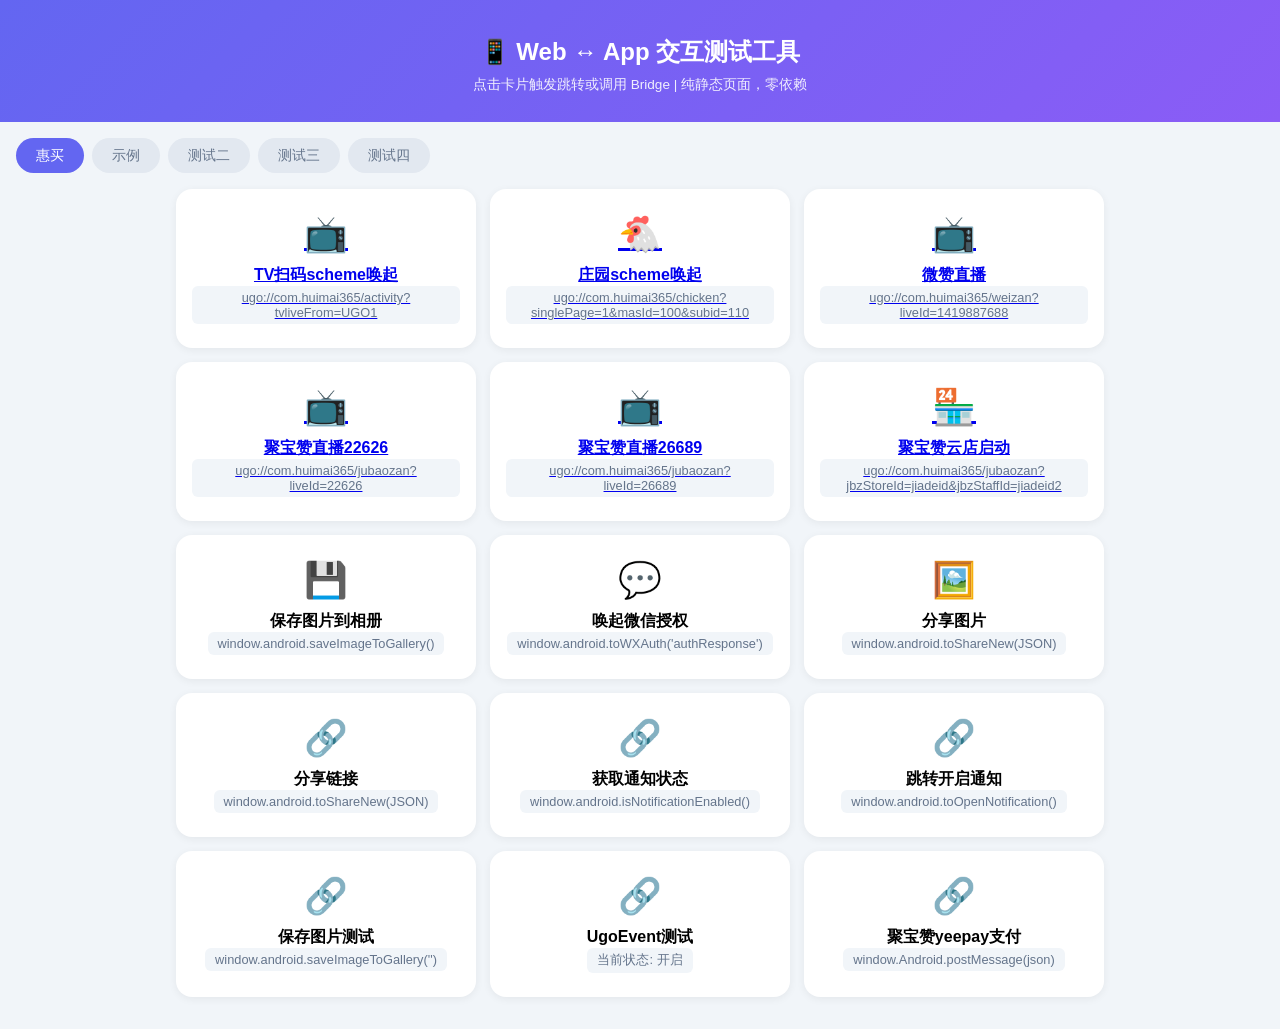
<file: index.html>
<!DOCTYPE html>
<html lang="zh-CN">

<head>
  <meta charset="UTF-8">
  <meta name="viewport" content="width=device-width, initial-scale=1.0, maximum-scale=1.0, user-scalable=no">
  <title>Web ↔ App 交互测试工具</title>
  <link rel="stylesheet" href="./styles.css">
  <script src="./toast.js"></script>
  <script src="./app.js"></script>
</head>

<body>
  <!-- Tab input -->
  <input type="radio" name="tab" id="tab-huimai" checked>
  <input type="radio" name="tab" id="tab-demo">
  <input type="radio" name="tab" id="tab-test2">
  <input type="radio" name="tab" id="tab-test3">
  <input type="radio" name="tab" id="tab-test4">

  <header class="app-header">
    <h1>📱 Web ↔ App 交互测试工具</h1>
    <p class="subtitle">点击卡片触发跳转或调用 Bridge | 纯静态页面，零依赖</p>
  </header>

  <!-- Tab 导航 -->
  <nav class="tab-nav">
    <label for="tab-huimai" class="tab-label">惠买</label>
    <label for="tab-demo" class="tab-label">示例</label>
    <label for="tab-test2" class="tab-label">测试二</label>
    <label for="tab-test3" class="tab-label">测试三</label>
    <label for="tab-test4" class="tab-label">测试四</label>
  </nav>

  <main class="container">

    <!-- ================= 模块：惠买 ================= -->
    <section id="panel-huimai" class="module-panel">
      <div class="test-grid">
        <a href="ugo://com.huimai365/activity?tvliveFrom=UGO1" class="test-card scheme-card">
          <span class="card-icon">📺</span>
          <div class="card-content">
            <h3 class="card-title">TV扫码scheme唤起</h3>
            <p class="card-desc">ugo://com.huimai365/activity?tvliveFrom=UGO1</p>
          </div>
        </a>
        <a href="ugo://com.huimai365/chicken?singlePage=1&masId=100&subid=110&url=https%3A%2F%2Fm.ugoshop.com%2Fact%2Fchicken%2Fmain%3Fa%3D1"
          class="test-card scheme-card">
          <span class="card-icon">🐔</span>
          <div class="card-content">
            <h3 class="card-title">庄园scheme唤起</h3>
            <p class="card-desc">ugo://com.huimai365/chicken?singlePage=1&masId=100&subid=110</p>
          </div>
        </a>

        <a href="ugo://com.huimai365/weizan?liveId=1419887688&masId=100&singlePage=1&subId=101&isShowRefresh=0"
          class="test-card scheme-card">
          <span class="card-icon">📺</span>
          <div class="card-content">
            <h3 class="card-title">微赞直播</h3>
            <p class="card-desc">ugo://com.huimai365/weizan?liveId=1419887688</p>
          </div>
        </a>

        <a href="ugo://com.huimai365/jubaozan?liveId=22626&masId=100&singlePage=1&subId=101&isShowRefresh=0"
          class="test-card scheme-card">
          <span class="card-icon">📺</span>
          <div class="card-content">
            <h3 class="card-title">聚宝赞直播22626</h3>
            <p class="card-desc">ugo://com.huimai365/jubaozan?liveId=22626</p>
          </div>
        </a>

        <a href="ugo://com.huimai365/jubaozan?liveId=26689&masId=100&singlePage=1&subId=101&isShowRefresh=0"
          class="test-card scheme-card">
          <span class="card-icon">📺</span>
          <div class="card-content">
            <h3 class="card-title">聚宝赞直播26689</h3>
            <p class="card-desc">ugo://com.huimai365/jubaozan?liveId=26689</p>
          </div>
        </a>

        <a href="ugo://com.huimai365/jubaozan?jbzStoreId=jiadeid&jbzStaffId=jiadeid2&storeAppKey=jiadekey"
          class="test-card scheme-card">
          <span class="card-icon">🏪</span>
          <div class="card-content">
            <h3 class="card-title">聚宝赞云店启动</h3>
            <p class="card-desc">ugo://com.huimai365/jubaozan?jbzStoreId=jiadeid&jbzStaffId=jiadeid2</p>
          </div>
        </a>

        <button onclick="saveImageToGallery()" class="test-card bridge-card">
          <span class="card-icon">💾</span>
          <div class="card-content">
            <h3 class="card-title">保存图片到相册</h3>
            <p class="card-desc">window.android.saveImageToGallery()</p>
          </div>
        </button>

        <button onclick="window.android.toWXAuth('authResponse')" class="test-card bridge-card">
          <span class="card-icon">💬</span>
          <div class="card-content">
            <h3 class="card-title">唤起微信授权</h3>
            <p class="card-desc">window.android.toWXAuth('authResponse')</p>
          </div>
        </button>

        <button onclick="shareImg()" class="test-card bridge-card">
          <span class="card-icon">🖼️</span>
          <div class="card-content">
            <h3 class="card-title">分享图片</h3>
            <p class="card-desc">window.android.toShareNew(JSON)</p>
          </div>
        </button>

        <button onclick="shareLink()" class="test-card bridge-card">
          <span class="card-icon">🔗</span>
          <div class="card-content">
            <h3 class="card-title">分享链接</h3>
            <p class="card-desc">window.android.toShareNew(JSON)</p>
          </div>
        </button>

        <button onclick="isNotificationEnabled()" class="test-card bridge-card">
          <span class="card-icon">🔗</span>
          <div class="card-content">
            <h3 class="card-title">获取通知状态</h3>
            <p class="card-desc">window.android.isNotificationEnabled()</p>
          </div>
        </button>

        <button onclick="toOpenNotification()" class="test-card bridge-card">
          <span class="card-icon">🔗</span>
          <div class="card-content">
            <h3 class="card-title">跳转开启通知</h3>
            <p class="card-desc">window.android.toOpenNotification()</p>
          </div>
        </button>

        <button onclick="saveImageToGallery()" class="test-card bridge-card">
          <span class="card-icon">🔗</span>
          <div class="card-content">
            <h3 class="card-title">保存图片测试</h3>
            <p class="card-desc">window.android.saveImageToGallery('')</p>
          </div>
        </button>

        <button onclick="switchUgoEvent()" class="test-card bridge-card">
          <span class="card-icon">🔗</span>
          <div class="card-content">
            <h3 class="card-title">UgoEvent测试</h3>
            <p class="card-desc" id="ugo-event-state">当前状态: 开启</p>
          </div>
        </button>

        <button onclick="jbzYeePay()" class="test-card bridge-card">
          <span class="card-icon">🔗</span>
          <div class="card-content">
            <h3 class="card-title">聚宝赞yeepay支付</h3>
            <p class="card-desc">window.Android.postMessage(json)</p>
          </div>
        </button>

      </div>
    </section>

    <!-- ================= 模块：示例 ================= -->
    <section id="panel-demo" class="module-panel">
      <div class="test-grid">
        <button onclick="Toast.show('当前时间 : ' + new Date().toLocaleString())" class="test-card bridge-card">
          <span class="card-icon">🔗</span>
          <div class="card-content">
            <h3 class="card-title">Toast 测试</h3>
            <p class="card-desc">使用网页 toast.js 提示内容</p>
          </div>
        </button>


        <a href="myapp://settings?token=abc123&lang=zh-CN" class="test-card scheme-card">
          <span class="card-icon">⚙️</span>
          <div class="card-content">
            <h3 class="card-title">唤起设置页 (带 Token)</h3>
            <p class="card-desc">myapp://settings?token=abc123&lang=zh-CN</p>
          </div>
        </a>
        <a href="myapp://home?ref=web&source=test_tool" class="test-card scheme-card">
          <span class="card-icon">🌐</span>
          <div class="card-content">
            <h3 class="card-title">打开 App 首页</h3>
            <p class="card-desc">myapp://home?ref=web&source=test_tool</p>
          </div>
        </a>

        <a href="myapp://user/profile?id=10086" class="test-card scheme-card">
          <span class="card-icon">👤</span>
          <div class="card-content">
            <h3 class="card-title">打开用户中心</h3>
            <p class="card-desc">myapp://user/profile?id=10086</p>
          </div>
        </a>

        <button onclick="window.android.showToast('Hello World!')" class="test-card bridge-card">
          <span class="card-icon">💬</span>
          <div class="card-content">
            <h3 class="card-title">显示 Toast 提示</h3>
            <p class="card-desc">window.android.showToast('Hello World!')</p>
          </div>
        </button>

        <button onclick="window.android.closePage()" class="test-card bridge-card">
          <span class="card-icon">🚪</span>
          <div class="card-content">
            <h3 class="card-title">关闭当前 WebView 页面</h3>
            <p class="card-desc">window.android.closePage()</p>
          </div>
        </button>

        <button onclick="getDeviceInfo()" class="test-card bridge-card">
          <span class="card-icon">📱</span>
          <div class="card-content">
            <h3 class="card-title">获取设备信息</h3>
            <p class="card-desc">window.android.getDeviceInfo()</p>
          </div>
        </button>
      </div>
    </section>

    <!-- ================= 模块：测试二 ================= -->
    <section id="panel-test2" class="module-panel">
      <div class="test-grid">
        <button onclick="window.android.showToast('测试二')" class="test-card bridge-card">
          <span class="card-icon">🧪</span>
          <div class="card-content">
            <h3 class="card-title">测试二按钮</h3>
            <p class="card-desc">window.android.showToast()</p>
          </div>
        </button>
      </div>
    </section>

    <!-- ================= 模块：测试三 ================= -->
    <section id="panel-test3" class="module-panel">
      <div class="test-grid">
        <a href="myapp://deep?link=test3" class="test-card scheme-card">
          <span class="card-icon">🔗</span>
          <div class="card-content">
            <h3 class="card-title">测试三跳转</h3>
            <p class="card-desc">myapp://deep?link=test3</p>
          </div>
        </a>
      </div>
    </section>

    <!-- ================= 模块：测试四 ================= -->
    <section id="panel-test4" class="module-panel">
      <div class="test-grid">
        <button onclick="window.android.closePage()" class="test-card bridge-card">
          <span class="card-icon">✖️</span>
          <div class="card-content">
            <h3 class="card-title">测试四关闭</h3>
            <p class="card-desc">window.android.closePage()</p>
          </div>
        </button>
      </div>
    </section>

  </main>
</body>

</html>
</file>
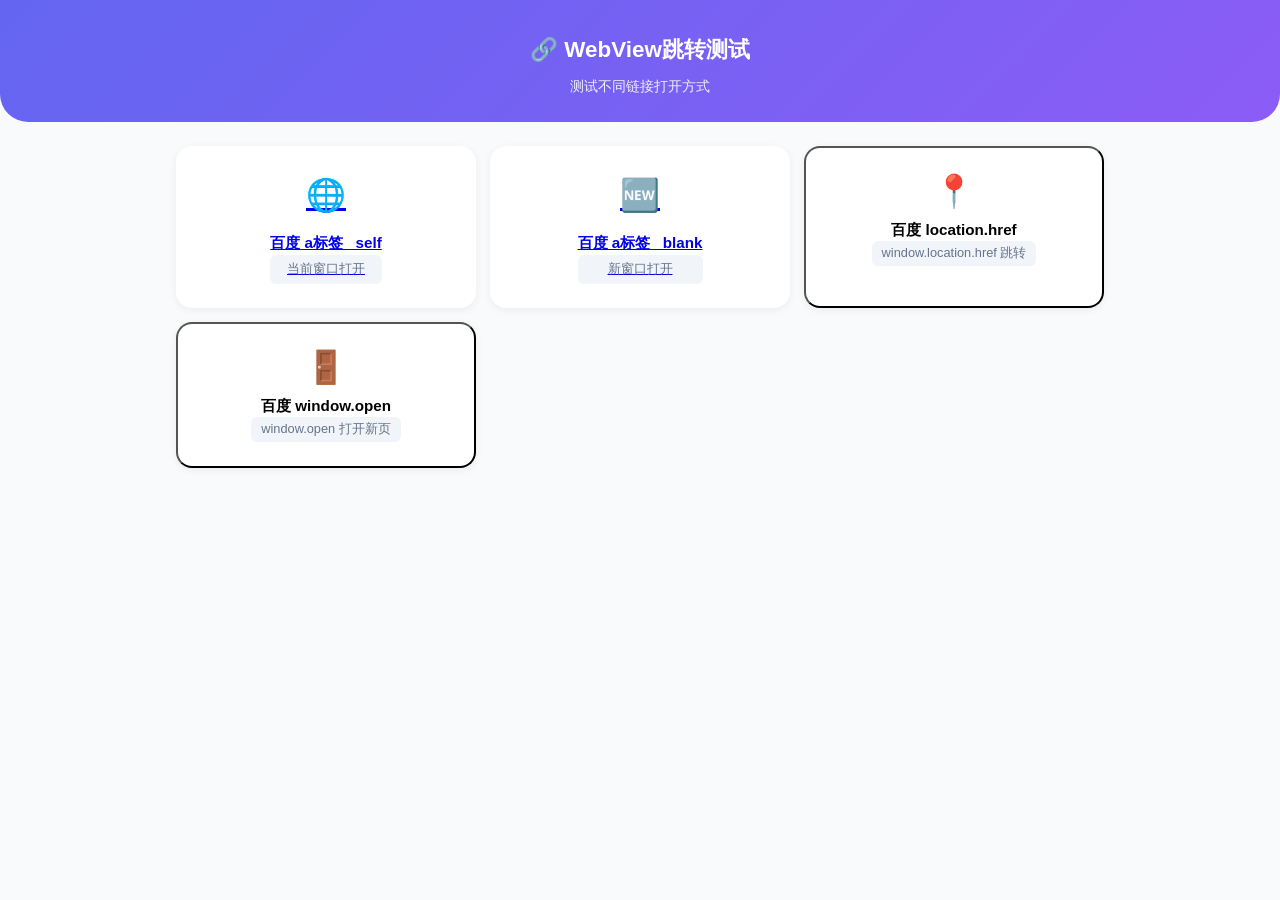
<file: testJump.html>
<!DOCTYPE html>
<html lang="zh-CN">
<head>
    <meta charset="UTF-8">
    <meta name="viewport" content="width=device-width, initial-scale=1.0, maximum-scale=1.0, user-scalable=no">
    <title>WebView跳转测试</title>
    <style>
        :root {
            --primary: #6366f1;
            --bg: #f8fafc;
            --card-bg: #ffffff;
            --text: #0f172a;
            --text-sub: #64748b;
        }

        * { box-sizing: border-box; margin: 0; padding: 0; }

        body {
            font-family: -apple-system, BlinkMacSystemFont, "Segoe UI", Roboto, sans-serif;
            background: var(--bg);
            color: var(--text);
            line-height: 1.6;
        }

        .header {
            text-align: center;
            padding: 32px 16px 24px;
            background: linear-gradient(135deg, #6366f1, #8b5cf6);
            color: white;
            border-radius: 0 0 28px 28px;
        }

        .header h1 { font-size: 1.4rem; margin-bottom: 8px; }
        .subtitle { font-size: 0.85rem; opacity: 0.9; }

        .container { padding: 0 16px 32px; max-width: 960px; margin: 0 auto; }

        .test-grid {
            display: grid;
            grid-template-columns: repeat(auto-fill, minmax(280px, 1fr));
            gap: 14px;
            margin-top: 24px;
        }

        .test-card {
            background: var(--card-bg);
            padding: 24px 16px;
            border-radius: 16px;
            box-shadow: 0 2px 8px rgba(0,0,0,0.06);
            cursor: pointer;
            transition: transform 0.2s, box-shadow 0.2s;
            display: flex;
            flex-direction: column;
            align-items: center;
            text-align: center;
            gap: 10px;
        }

        .test-card:hover { transform: translateY(-3px); box-shadow: 0 6px 20px rgba(99,102,241,0.15); }
        .test-card:active { transform: scale(0.97); }

        .card-icon { font-size: 2rem; }
        .card-title { font-weight: 600; font-size: 0.95rem; }
        .card-desc {
            font-size: 0.8rem;
            color: var(--text-sub);
            background: #f1f5f9;
            padding: 4px 10px;
            border-radius: 6px;
        }

        @media (max-width: 600px) {
            .test-grid { grid-template-columns: 1fr; }
        }
    </style>
</head>

<body>
    <div class="header">
        <h1>🔗 WebView跳转测试</h1>
        <p class="subtitle">测试不同链接打开方式</p>
    </div>

    <main class="container">
        <div class="test-grid">
            <!-- 百度 a标签_self -->
            <a href="https://www.baidu.com" target="_self" class="test-card">
                <span class="card-icon">🌐</span>
                <div class="card-content">
                    <h3 class="card-title">百度 a标签 _self</h3>
                    <p class="card-desc">当前窗口打开</p>
                </div>
            </a>

            <!-- 百度 a标签_blank -->
            <a href="https://www.baidu.com" target="_blank" rel="noopener noreferrer" class="test-card">
                <span class="card-icon">🆕</span>
                <div class="card-content">
                    <h3 class="card-title">百度 a标签 _blank</h3>
                    <p class="card-desc">新窗口打开</p>
                </div>
            </a>

            <!-- window.location.href -->
            <button onclick="window.location.href='https://www.baidu.com';" class="test-card">
                <span class="card-icon">📍</span>
                <div class="card-content">
                    <h3 class="card-title">百度 location.href</h3>
                    <p class="card-desc">window.location.href 跳转</p>
                </div>
            </button>

            <!-- window.open -->
            <button onclick="window.open('https://www.baidu.com');" class="test-card">
                <span class="card-icon">🚪</span>
                <div class="card-content">
                    <h3 class="card-title">百度 window.open</h3>
                    <p class="card-desc">window.open 打开新页</p>
                </div>
            </button>
        </div>
    </main>

    <script>
        // JavaScript代码区域
        document.addEventListener('DOMContentLoaded', function () {
            console.log('页面已加载');
        });
    </script>
</body>

</html>
</file>
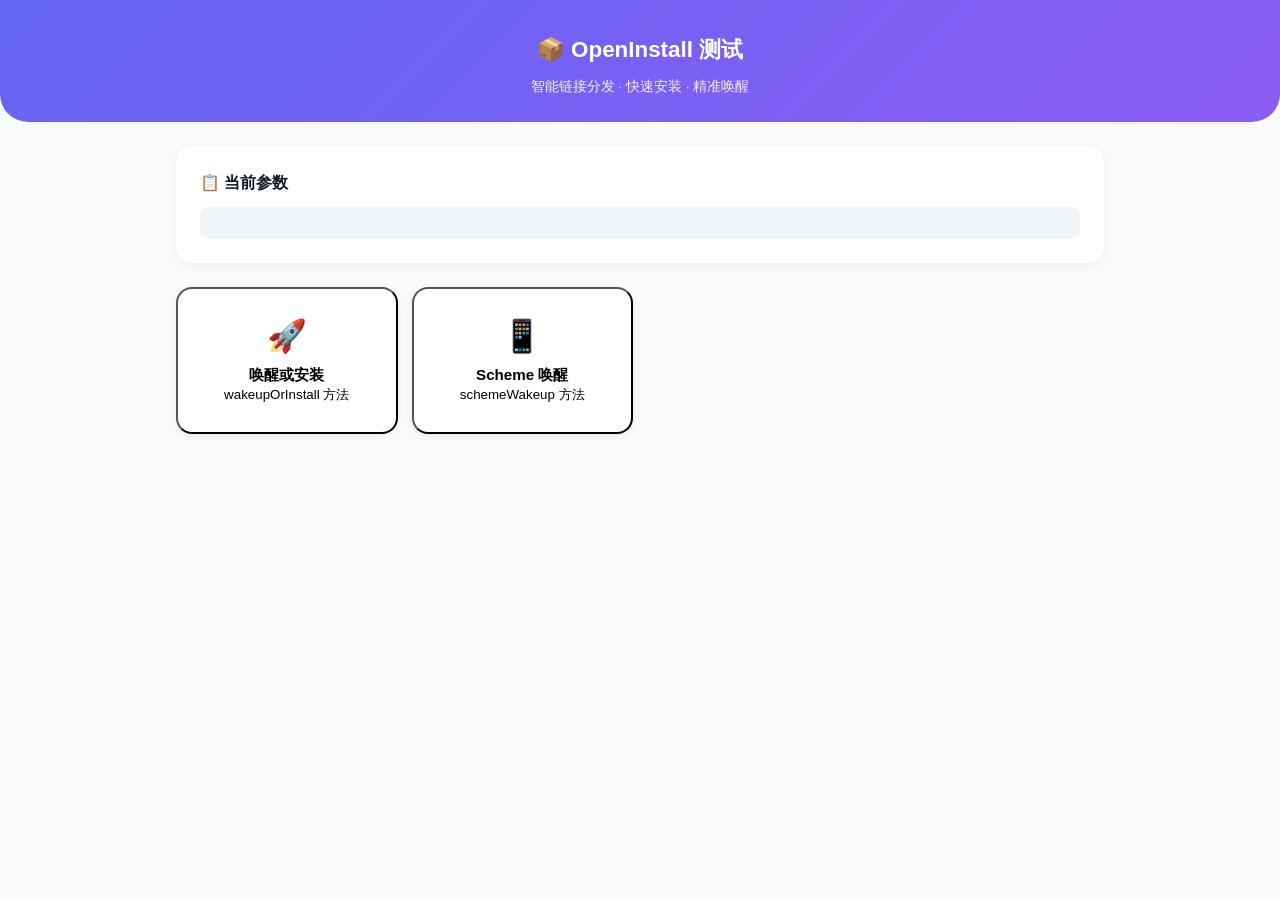
<file: testOpenInstall.html>
<!DOCTYPE html>
<html lang="zh-CN">
<head>
    <meta charset="UTF-8">
    <meta name="viewport" content="width=device-width, initial-scale=1.0, maximum-scale=1.0, user-scalable=no">
    <title>OpenInstall 测试</title>
    <style>
        :root {
            --primary: #6366f1;
            --bg: #f8fafc;
            --card-bg: #ffffff;
            --text: #0f172a;
            --text-sub: #64748b;
        }

        * { box-sizing: border-box; margin: 0; padding: 0; }

        body {
            font-family: -apple-system, BlinkMacSystemFont, "Segoe UI", Roboto, sans-serif;
            background: var(--bg);
            color: var(--text);
            line-height: 1.6;
        }

        .header {
            text-align: center;
            padding: 32px 16px 24px;
            background: linear-gradient(135deg, #6366f1, #8b5cf6);
            color: white;
            border-radius: 0 0 28px 28px;
        }

        .header h1 { font-size: 1.4rem; margin-bottom: 8px; }
        .subtitle { font-size: 0.85rem; opacity: 0.9; }

        .container { padding: 0 16px 32px; max-width: 960px; margin: 0 auto; }

        .info-card {
            background: var(--card-bg);
            border-radius: 16px;
            box-shadow: 0 2px 8px rgba(0,0,0,0.06);
            padding: 24px;
            margin-top: 24px;
        }

        .info-title {
            font-weight: 600;
            font-size: 1rem;
            margin-bottom: 12px;
            color: var(--text);
        }

        .code-block {
            background: #f1f5f9;
            border-radius: 8px;
            padding: 16px;
            font-family: Consolas, Monaco, 'Andale Mono', monospace;
            font-size: 0.8rem;
            color: var(--text-sub);
            overflow-x: auto;
            white-space: pre-wrap;
            word-break: break-all;
        }

        .test-grid {
            display: grid;
            grid-template-columns: repeat(auto-fill, minmax(200px, 1fr));
            gap: 14px;
            margin-top: 24px;
        }

        .test-card {
            background: var(--card-bg);
            padding: 28px 16px;
            border-radius: 16px;
            box-shadow: 0 2px 8px rgba(0,0,0,0.06);
            cursor: pointer;
            transition: transform 0.2s, box-shadow 0.2s;
            display: flex;
            flex-direction: column;
            align-items: center;
            text-align: center;
            gap: 10px;
        }

        .test-card:hover { transform: translateY(-3px); box-shadow: 0 6px 20px rgba(99,102,241,0.15); }
        .test-card:active { transform: scale(0.97); }

        .card-icon { font-size: 2rem; }
        .card-title { font-weight: 600; font-size: 0.95rem; }

        @media (max-width: 600px) {
            .test-grid { grid-template-columns: 1fr; }
        }
    </style>
</head>

<body>
    <div class="header">
        <h1>📦 OpenInstall 测试</h1>
        <p class="subtitle">智能链接分发 · 快速安装 · 精准唤醒</p>
    </div>

    <main class="container">
        <!-- 参数展示 -->
        <div class="info-card">
            <h3 class="info-title">📋 当前参数</h3>
            <div id="output" class="code-block"></div>
        </div>

        <!-- 测试按钮 -->
        <div class="test-grid">
            <!-- wakeupOrInstall -->
            <button onclick="wakeupOrInstall()" class="test-card">
                <span class="card-icon">🚀</span>
                <div class="card-content">
                    <h3 class="card-title">唤醒或安装</h3>
                    <p class="card-desc">wakeupOrInstall 方法</p>
                </div>
            </button>

            <!-- schemeWakeup -->
            <button onclick="schemeWakeup()" class="test-card">
                <span class="card-icon">📱</span>
                <div class="card-content">
                    <h3 class="card-title">Scheme 唤醒</h3>
                    <p class="card-desc">schemeWakeup 方法</p>
                </div>
            </button>
        </div>
    </main>

    <!-- OpenInstall SDK（核心逻辑，不要改动） -->
    <script type="text/javascript" charset="UTF-8" src="https://res.openinstall.com/openinstall-d4etma.js"></script>
    <script type="text/javascript">
        var data = OpenInstall.parseUrlParams();///openinstall-{appKey}.js中提供的api，解析当前网页url中的查询参数并对data进行赋值
        window.console.log('data : ' + JSON.stringify(data));
        data.huimaiMessage = '我是来自javascript的自定义内容';
        data.shareCode = 'MjMyNDk2ODc2OQ';

        // 全局函数，供按钮 onclick 引用
        var m;
        
        var oi = new OpenInstall({//初始化方法，与openinstall服务器交互，应尽早调用
            appKey: "d4etma",//appKey为openinstall为应用分配的唯一id（必须传入）
            onready: function () {//初始化成功回调方法。当初始化完成后，会自动进入
                // this.schemeWakeup();//尝试使用scheme打开App（主要用于Android以及iOS的QQ环境中）
                m = this;
                var button = document.getElementById("downloadButton");
                if (button) {
                    button.onclick = function () {//对应button的点击事件
                        wakeupOrInstall();//此方法为scheme、Universal Link唤醒以及引导下载的作用（必须调用且不可额外自行跳转下载）
                        return false;
                    }
                }
            }
        }, data);//初始化时传入data，作为一键拉起/App传参安装时候的参数

        const jsonString = JSON.stringify(data, null, 2);
        document.getElementById("output").textContent = jsonString;

        // 暴露到全局供 onclick 引用
        function wakeupOrInstall() { m.wakeupOrInstall(); }
        function schemeWakeup() { m.schemeWakeup(); }
    </script>

    <script>
        // JavaScript代码区域
        document.addEventListener('DOMContentLoaded', function () {
            console.log('页面已加载');
        });
    </script>
</body>

</html>
</file>
<file: styles.css>
/* ========== 基础变量 ========== */
:root {
  --primary: #6366f1;
  --bg: #f1f5f9;
  --card-bg: #ffffff;
  --text: #0f172a;
  --text-sub: #64748b;
  --radius: 16px;
}

* {
  box-sizing: border-box;
  margin: 0;
  padding: 0;
}

body {
  font-family: -apple-system, BlinkMacSystemFont, "Segoe UI", Roboto, sans-serif;
  background: var(--bg);
  color: var(--text);
}

/* ========== 头部 ========== */
.app-header {
  text-align: center;
  padding: 36px 16px 28px;
  background: linear-gradient(135deg, #6366f1, #8b5cf6);
  color: white;
}

.app-header h1 {
  font-size: 1.5rem;
  margin-bottom: 8px;
}

.subtitle {
  font-size: 0.85rem;
  opacity: 0.9;
}

/* ========== Tab 导航（纯 CSS） ========== */
input[name="tab"] {
  display: none;
}

.tab-nav {
  display: flex;
  gap: 8px;
  padding: 16px;
  overflow-x: auto;
  -webkit-overflow-scrolling: touch;
  scrollbar-width: none;
}

/* Chrome, Safari, Edge */
.tab-nav::-webkit-scrollbar {
  display: none;
}

.tab-label {
  padding: 8px 20px;
  font-size: 0.9rem;
  cursor: pointer;
  border-radius: 20px;
  background: #e2e8f0;
  color: var(--text-sub);
  white-space: nowrap;
  transition: all 0.2s;
}

.tab-label:hover {
  background: #cbd5e1;
}

/* Tab 选中状态 */
#tab-huimai:checked~.tab-nav label[for="tab-huimai"],
#tab-demo:checked~.tab-nav label[for="tab-demo"],
#tab-test2:checked~.tab-nav label[for="tab-test2"],
#tab-test3:checked~.tab-nav label[for="tab-test3"],
#tab-test4:checked~.tab-nav label[for="tab-test4"] {
  background: var(--primary);
  color: white;
}

/* ========== 模块面板（纯 CSS） ========== */
.module-panel {
  display: none;
}

#tab-huimai:checked~.container #panel-huimai,
#tab-demo:checked~.container #panel-demo,
#tab-test2:checked~.container #panel-test2,
#tab-test3:checked~.container #panel-test3,
#tab-test4:checked~.container #panel-test4 {
  display: block;
}

.container {
  padding: 0 16px 32px;
  max-width: 960px;
  margin: 0 auto;
}

/* ========== 测试卡片网格 ========== */
.test-grid {
  display: grid;
  grid-template-columns: repeat(auto-fill, minmax(280px, 1fr));
  gap: 14px;
}

.test-card {
  background: var(--card-bg);
  padding: 24px 16px;
  border-radius: var(--radius);
  box-shadow: 0 2px 8px rgba(0, 0, 0, 0.06);
  cursor: pointer;
  transition: transform 0.2s, box-shadow 0.2s;
  display: flex;
  flex-direction: column;
  align-items: center;
  text-align: center;
  gap: 10px;
  border: none;
}

.test-card:hover {
  transform: translateY(-3px);
  box-shadow: 0 6px 20px rgba(99, 102, 241, 0.15);
}

.test-card:active {
  transform: scale(0.97);
}

.card-icon {
  font-size: 2.2rem;
}

.card-title {
  font-weight: 600;
  font-size: 1rem;
}

.card-desc {
  font-size: 0.8rem;
  color: var(--text-sub);
  background: #f1f5f9;
  padding: 4px 10px;
  border-radius: 6px;
}

/* ========== 响应式 ========== */
@media (max-width: 600px) {
  .test-grid {
    grid-template-columns: 1fr;
  }

  .app-header h1 {
    font-size: 1.3rem;
  }
}
</file>
